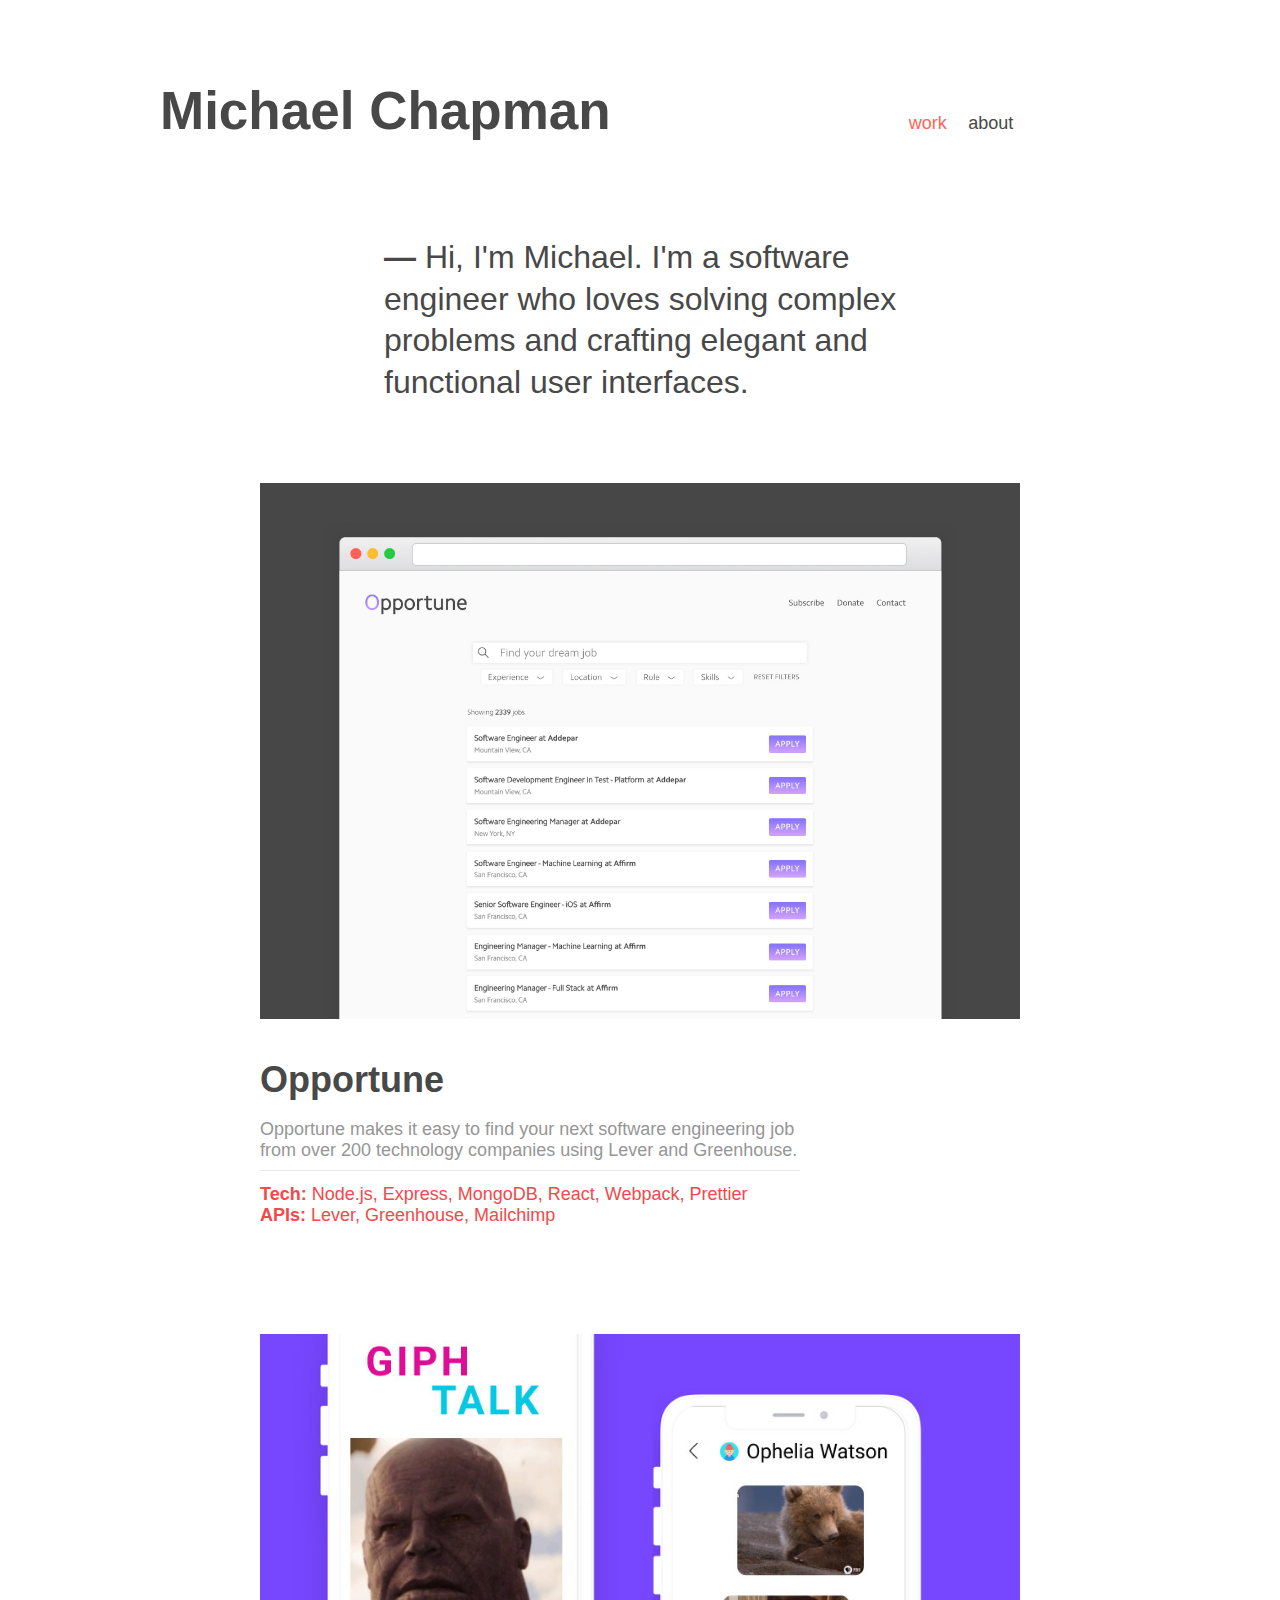
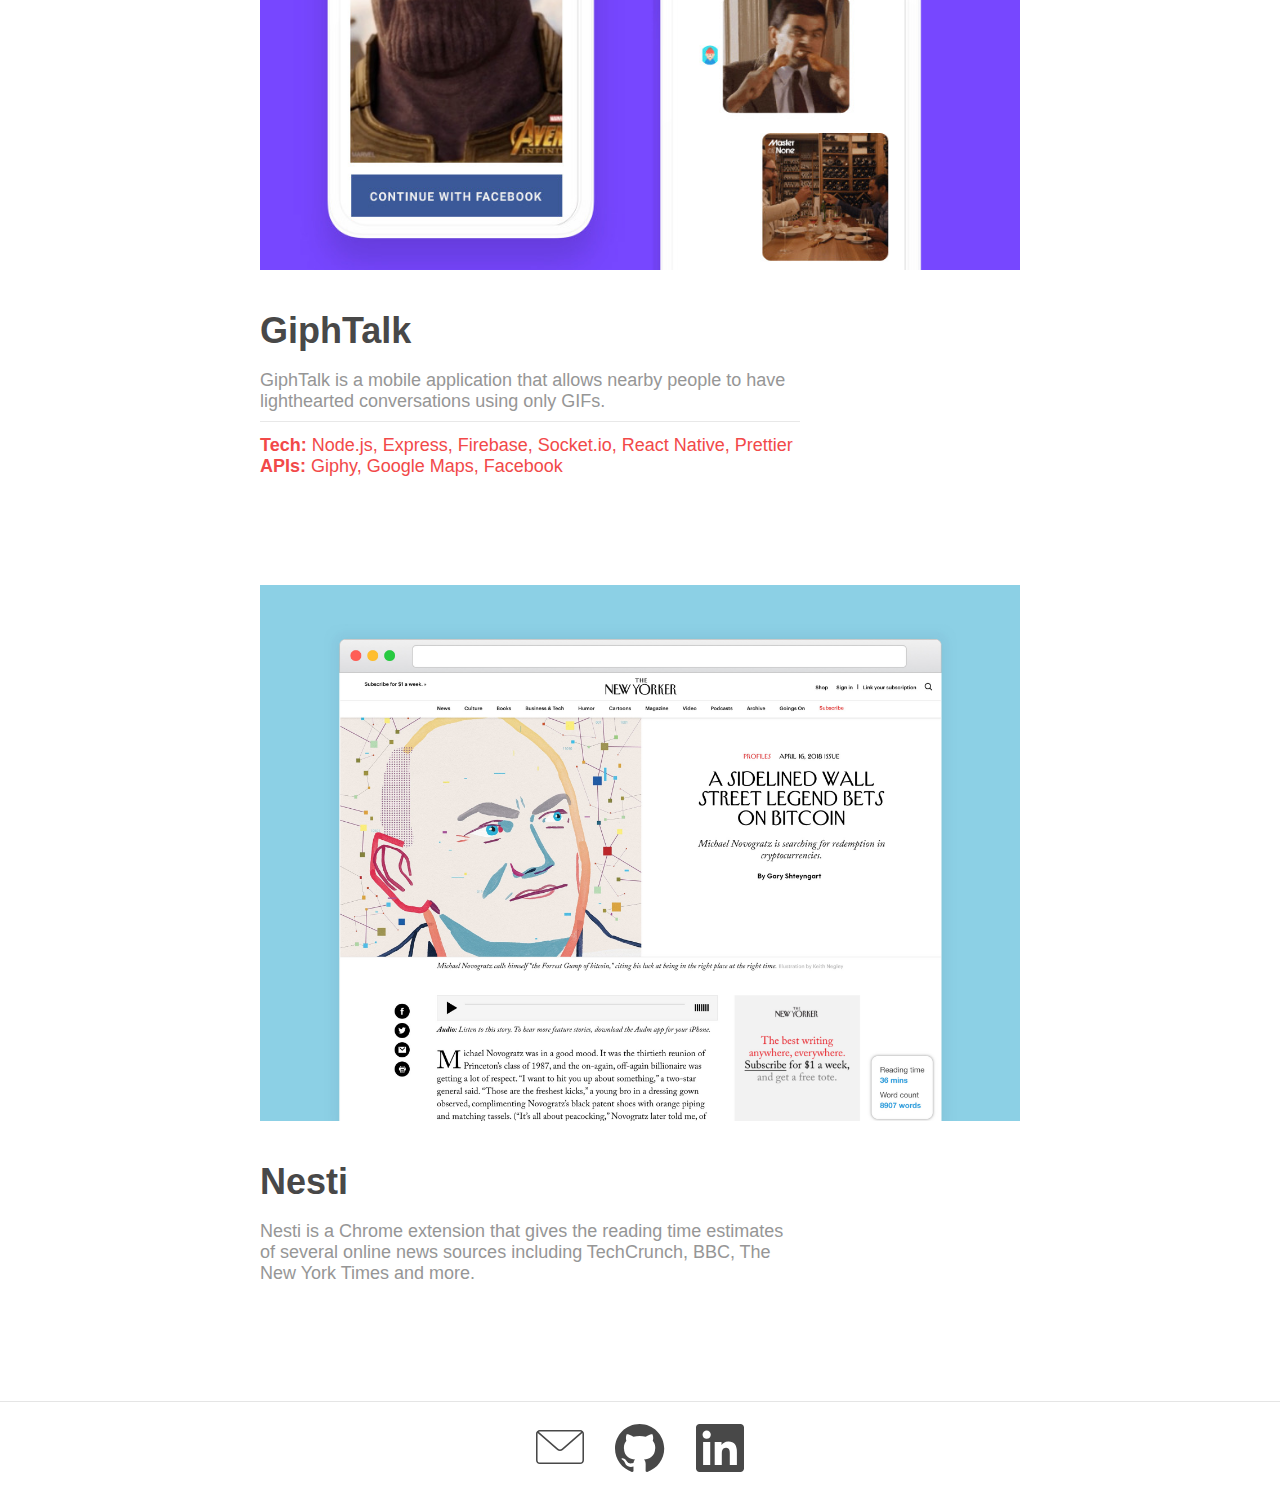
<file: index.html>
<!DOCTYPE html>
<html>
  <head>
    <title>Michael Chapman</title>
    <meta charset="utf-8">
    <link href="https://fonts.googleapis.com/css?family=Roboto:300,400" rel="stylesheet">
    <link rel="stylesheet" href="styles.css" />
  </head>
  <body>
    <div class="work__container">
      <header class="head" id="work__head">
        <a class="header__link" href="./index.html"><h1>Michael Chapman</h1></a>
        <div class="navigation">
          <a href="./index.html" id="work__nav"><p id="work__button" class="nav">work</p></a>
          <a href="./about.html" id="about__nav"><p id="about__button" class="nav">about</p></a>
        </div>
      </header>
      <div class="phrase__container">
        <p class="phrase"><span class="bold">—</span> Hi, I'm Michael. I'm a software engineer who loves solving
          complex problems and crafting elegant and functional user interfaces.
        </p>
      </div>
      <div class="work__description-container">
        <div>
          <div class="img__container">
            <a target="_blank" href="https://www.opportunecareers.com"><img class="project__img" src="./images/opportune.jpeg" alt="opportune"></a>
          </div>
          <h2>Opportune</h2>
          <p class="project__description">Opportune makes it easy to find your next software
            engineering job from over 200 technology
            companies using Lever and Greenhouse.
          </p>
          <p class="tech"><b>Tech:</b> Node.js, Express, MongoDB, React, Webpack, Prettier
            <br><b>APIs:</b> Lever, Greenhouse, Mailchimp
          </p>
        </div>
        <div>
          <div class="img__container">
            <a target="_blank" href="https://github.com/MichaelChapman305/GiphTalk"><img class="project__img" src="./images/giphtalk.jpeg" alt="GiphTalk"></a>
          </div>
          <h2>GiphTalk</h2>
          <p class="project__description">GiphTalk is a mobile application that allows nearby
            people to have lighthearted conversations using
            only GIFs.
          </p>
          <p class="tech"><b>Tech:</b> Node.js, Express, Firebase, Socket.io, React Native, Prettier
            <br><b>APIs:</b> Giphy, Google Maps, Facebook
          </p>
        </div>
        <div>
          <div class="img__container">
            <a target="_blank" href="https://github.com/MichaelChapman305/GiphTalk"><img class="project__img" src="./images/nesti.jpeg" alt="GiphTalk"></a>
          </div>
          <h2>Nesti</h2>
          <p class="project__description" id="nesti__project">Nesti is a Chrome extension that gives the
            reading time estimates of several online news sources including TechCrunch,
            BBC, The New York Times and more.
          </p>
        </div>
      </div>
    </div>
    <div class="button__container">
      <a target="_blank" href="mailto:chapmanm305@gmail.com"><img id="mail__img" class="button" src="./images/mail.svg"></a>
      <a target="_blank" href="https://github.com/MichaelChapman305"><img id="github__img" class="button" src="./images/github.svg" alt="github"></a>
      <a target="_blank" href="https://www.linkedin.com/in/michaelchapman305/"><img id="linkedin__img" class="button" src="./images/linkedin.svg" alt="linkedin"></a>
    </div>
    <!-- Global site tag (gtag.js) - Google Analytics -->
    <script async src="https://www.googletagmanager.com/gtag/js?id=UA-115629088-2"></script>
    <script>
      window.dataLayer = window.dataLayer || [];
      function gtag(){dataLayer.push(arguments);}
      gtag('js', new Date());
      gtag('config', 'UA-115629088-2');
    </script>
    <script>
      document.getElementById('work__nav').style.color = '#FF6359';
    </script>
  </body>
</html>
</file>
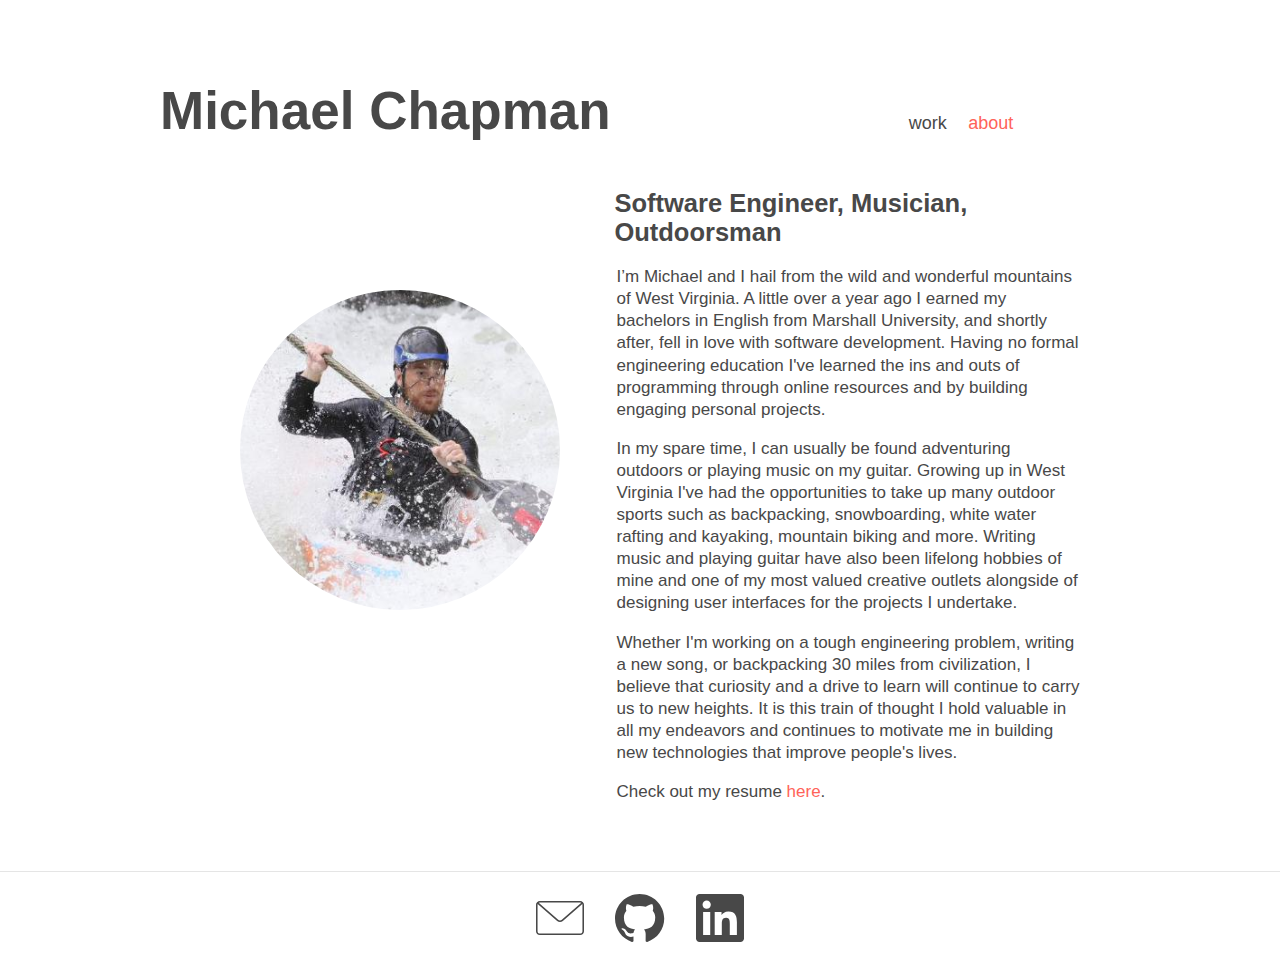
<file: about.html>
<!DOCTYPE html>
<html>
  <head>
    <title>Michael Chapman</title>
    <meta charset="utf-8">
    <link href="https://fonts.googleapis.com/css?family=Roboto" rel="stylesheet">
    <link rel="stylesheet" href="styles.css" />
  </head>
  <body>
    <div class="about__container">
      <header class="head">
        <a class="header__link" href="./index.html"><h1>Michael Chapman</h1></a>
        <div class="navigation">
          <a href="./index.html" id="work__nav"><p id="work__button" class="nav">work</p></a>
          <a href="./about.html" id="about__nav"><p id="about__button" class="nav">about</p></a>
        </div>
      </header>
      <div class="bio__container">
        <img class="kayak__img" src="./images/kayaking.svg" alt="kayaking">
          <div class="bio">
            <h2>Software Engineer, Musician, Outdoorsman</h2>
            <p class="bio__container-description">I’m Michael and I hail from the wild and wonderful mountains of West Virginia.
              A little over a year ago I earned my bachelors in English from Marshall University, and shortly after, fell in
              love with software development. Having no formal engineering education I've learned the ins and outs of programming
              through online resources and by building engaging personal projects.
            </p>
            <p class="bio__container-description">In my spare time, I can usually be found adventuring outdoors or playing music on my guitar.
              Growing up in West Virginia I've had the opportunities to take up many outdoor sports such as backpacking, snowboarding, white
              water rafting and kayaking, mountain biking and more. Writing music and playing guitar have also been lifelong hobbies of mine
              and one of my most valued creative outlets alongside of designing user interfaces for the projects I undertake.
            </p>
            <p class="bio__container-description">Whether I'm working on a tough engineering problem, writing a new song, or backpacking 30
              miles from civilization, I believe that curiosity and a drive to learn will continue to carry us to new heights.
              It is this train of thought I hold valuable in all my endeavors and continues to motivate me in building new technologies that
              improve people's lives.
            </p>
            <p class="bio__container-description">Check out my resume <a target="_blank" class="resume" href="./documents/Michael_Chapman_Resume_2018.pdf">here</a>.</p>
          </div>
        </div>
      </div>
      <div class="button__container">
        <a target="_blank" href="mailto:chapmanm305@gmail.com"><img id="mail__img" class="button" src="./images/mail.svg"></a>
        <a target="_blank" href="https://github.com/MichaelChapman305"><img id="github__img" class="button" src="./images/github.svg" alt="github"></a>
        <a target="_blank" href="https://www.linkedin.com/in/michaelchapman305/"><img id="linkedin__img" class="button" src="./images/linkedin.svg" alt="linkedin"></a>
      </div>
      <script>
        document.getElementById('about__nav').style.color = '#FF6359';
      </script>
  </body>
</html>
</file>
<file: styles.css>
body {
  margin: 0;
  font-family: 'Roboto:400', sans-serif;
  color: #484848;
  text-rendering: optimizeLegibility;
  font-smoothing: antialiased;
}

p, h1, h2 {
  margin: 0;
}

.nav:hover {
  cursor: pointer;
}

/* ----------ABOUT-----------------------------------------------*/

.about__container {
  height: 100%;
  width: 100%;
  border-bottom-width: 1px;
  border-bottom-color: #E5E5E5;
  border-bottom-style: solid;
}

.head {
  display: flex;
  flex-direction: column;
  justify-content: center;
  align-items: center;
  margin-top: 5em;
}

.head h1 {
  margin: 0;
  margin-top: 1em;
  margin-bottom: 1em;
  font-size: 53px;
  color: #484848;
}

.header__link {
  text-decoration: none;
}

.navigation {
  display: flex;
  flex-direction: row;
  justify-content: space-around;
  width: 7em;
  font-size: 25px;
}

.navigation a {
  text-decoration: none;
  color: #484848;
}

.bio__container {
  display: flex;
  flex-direction: column;
  justify-Content: center;
  align-items: center;
  margin-top: 2.5em;
  padding-left: 4em;
  padding-right: 4em;
}

.bio__container-description {
  margin-bottom: 1em;
  line-height: 1.3;
}

.kayak__img {
  border-radius: 50%;
  max-width: 20em;
  max-height: 20em;
  margin-top: 2em;
  margin-bottom: 2em;
}

.bio {
  font-size: 25px;
  margin-bottom: 11em;
}

.bio h2 {
  margin-bottom: .75em;
}

.button__container {
  display: flex;
  flex-direction: row;
  justify-content: space-between;
  align-items: center;
  margin: auto;
  margin-top: .5em;
  width: 13em;
  height: 5em;
}

.button {
  transition: .4s ease;
  opacity: 1;
}

.button:hover {
  cursor: pointer;
  opacity: .5;
}

.resume {
  color: #FF6359;
  text-decoration: none;
}

/*---------WORK---------------------*/

.work__container {
  height: 100%;
  width: 100%;
  border-bottom-width: 1px;
  border-bottom-color: #E5E5E5;
  border-bottom-style: solid;
}

.phrase__container {
  margin: auto;
  padding-left: 2em;
  width: 18em;
  font-size: 32px;
  margin-top: 3em;
  margin-bottom: 2.5em;
}

.phrase {
  font-family: 'Roboto:300', sans-serif;
  line-height: 1.3;
  font-weight: 300;
}

.bold {
  font-weight: bold;
}

.work__description-container {
  display: flex;
  flex-direction: column;
  justify-content: center;
  align-items: center;
}

.project__img {
  width: 760px;
  height: 535.38px;
  margin-bottom: 0em;
  transition: .5s ease;
  opacity: 1;
}

.project__img:hover {
  opacity: .5;
  cursor: pointer;
}

.work__description-container h2 {
  margin: 0;
  margin-top: 1em;
  margin-bottom: .5em;
  font-size: 36px;
}

.project__description {
  font-size: 25px;
  color: #969696;
  width: 30em;
  padding-bottom: .5em;
  border-bottom: 1px solid #e8e8e8;
}

.tech {
  color: #F24949;
  margin-bottom: 6em;
  margin-top: .75em;
  font-size: 25px;
  width: 30em;
}

#nesti__project {
  border: none;
  margin-bottom: 6em;
}

/*-----------MEDIA-----------*/

@media (min-width: 1250px) {
  .head {
    display: flex;
    flex-direction: row;
    justify-content: space-between;
    align-items: baseline;
    padding-left: 10em;
    padding-right: 10em;
    margin-top: 5em;
    max-width: 90em;
  }

  .head h1 {
    margin: 0;
  }

  .navigation {
    font-size: 18px;
    margin-right: 10%;
  }

  .project__description {
    font-size: 18px;
  }

  .tech {
    font-size: 18px;
  }

  .bio__container {
    display: flex;
    flex-direction: row;
    flex-wrap: nowrap;
    justify-Content: space-around;
    max-width: 90em;
    margin-top: 3em;
  }

  .bio h2 {
    margin-left: .25em;
  }

  .bio__container-description {
    margin-left: .5em;
  }

  .kayak__img {
    margin-left: 11em;
    margin-right: 3em;
    margin-top: -10em;
    margin-bottom: 0;
  }

  .bio {
    width: 40em;
    font-size: 17px;
    margin-left: 0;
    margin-right: 8em;
    margin-bottom: 3em;
  }
}
</file>
